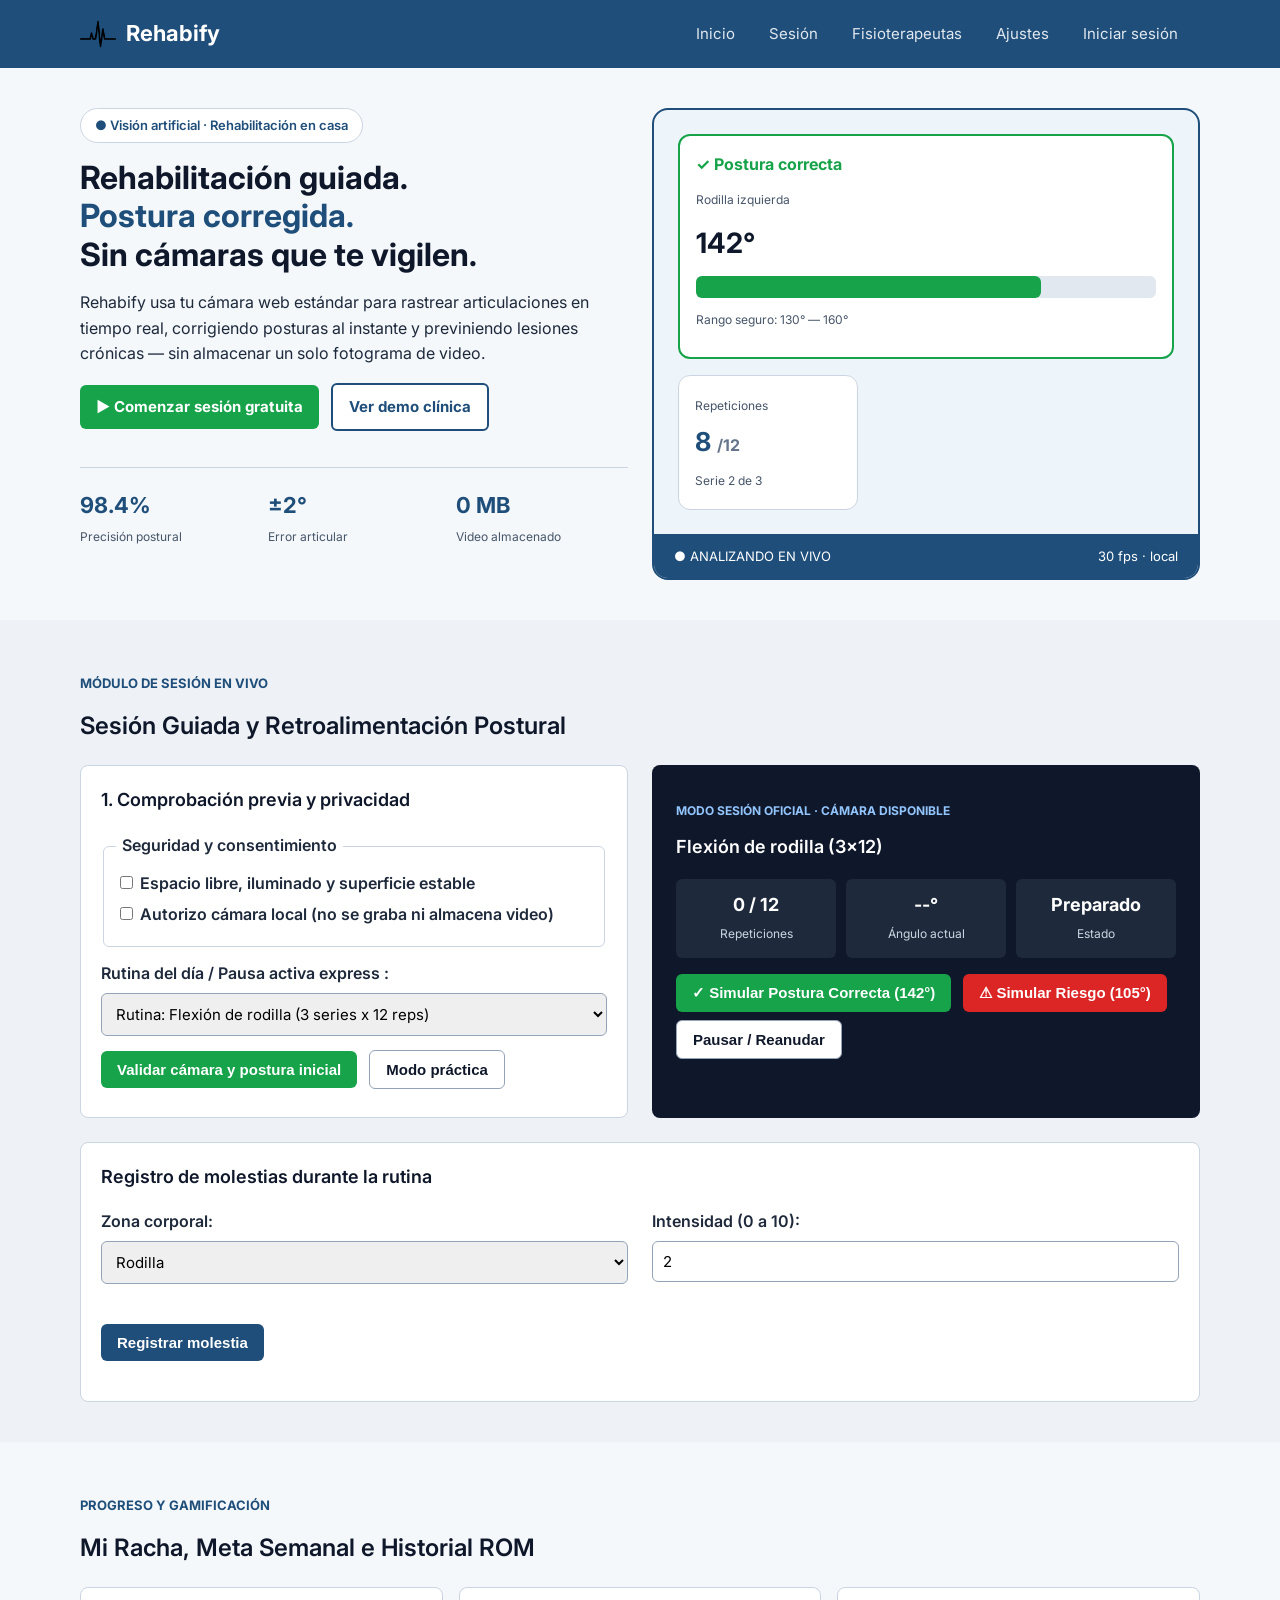
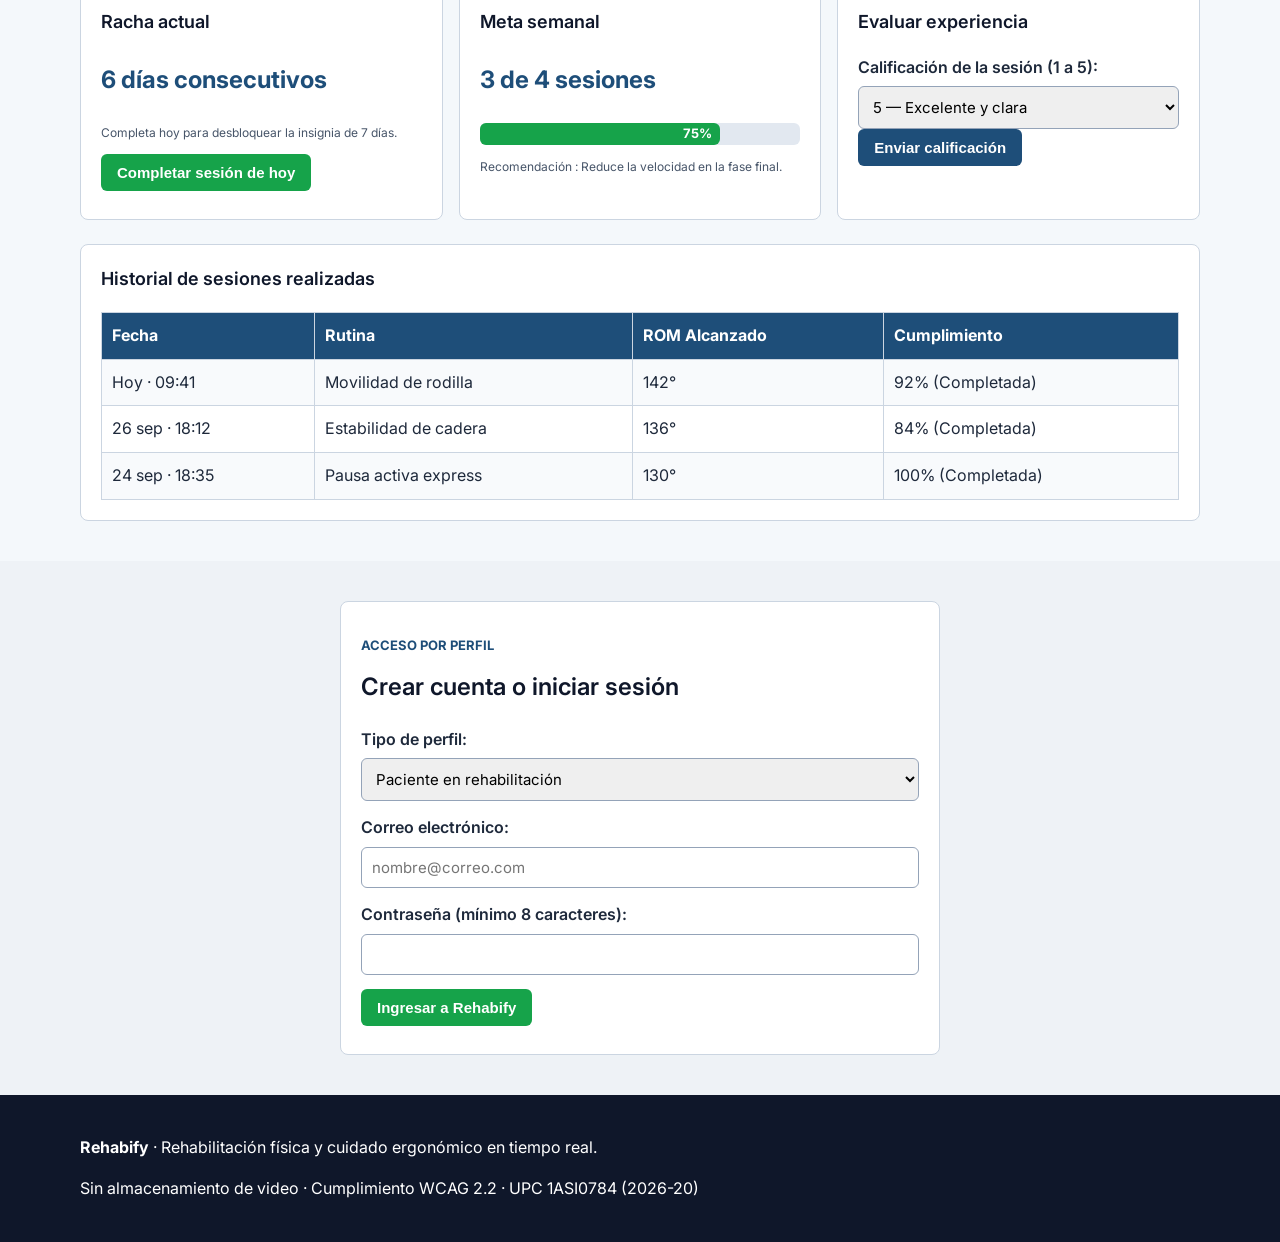
<file: pages/index.html>
<!DOCTYPE html>
<html lang="es">
<head>
  <meta charset="UTF-8">
  <meta name="viewport" content="width=device-width, initial-scale=1.0">
  <title>Rehabify | Rehabilitación y Ergonomía en Tiempo Real</title>
  <link rel="stylesheet" href="https://fonts.googleapis.com/css?family=Inter:400,600,700&display=swap">
  <link rel="stylesheet" href="../css/styles.css">
  <link rel="icon" href="../favicon.ico">
  <script src="../js/main.js" defer></script>
</head>
<body>

  <header class="cabecera">
    <div class="contenedor barra">
      <a class="marca" href="#inicio">
        <img src="../assets/images/logo.png" alt="" class="logo" width="36" height="36">
        Rehabify
      </a>

      <button type="button" id="btn-menu" class="boton-menu" aria-expanded="false" aria-label="Abrir menú">
        &#9776; Menú
      </button>

      <nav id="navegacion" aria-label="Navegación principal">
        <ul class="menu">
          <li><a href="#inicio">Inicio</a></li>
          <li><a href="#sesion">Sesión</a></li>
          <li><a href="./fisioterapeutas.html">Fisioterapeutas</a></li>
          <li><a href="./ajustes.html">Ajustes</a></li>
          <li><a href="#acceso">Iniciar sesión</a></li>
        </ul>
      </nav>
    </div>
  </header>

  <main id="main">

    <section id="inicio" class="seccion contenedor dos-columnas">
      <div>
        <span class="pildora">● Visión artificial · Rehabilitación en casa</span>

        <h1 class="titulo-hero">
          Rehabilitación guiada.<br>
          <span class="texto-azul">Postura corregida.</span><br>
          Sin cámaras que te vigilen.
        </h1>

        <p>
          Rehabify usa tu cámara web estándar para rastrear articulaciones en tiempo real, corrigiendo posturas al instante y previniendo lesiones crónicas — sin almacenar un solo fotograma de video.
        </p>

        <div class="grupo-botones">
          <a href="#sesion" class="boton boton-verde">▶ Comenzar sesión gratuita</a>
          <a href="./fisioterapeutas.html" class="boton boton-borde">Ver demo clínica</a>
        </div>

        <div class="metricas-hero">
          <div>
            <strong>98.4%</strong>
            <span class="caption">Precisión postural</span>
          </div>
          <div>
            <strong>±2°</strong>
            <span class="caption">Error articular</span>
          </div>
          <div>
            <strong>0 MB</strong>
            <span class="caption">Video almacenado</span>
          </div>
        </div>
      </div>

      <div class="marco-camara">
        <div class="marco-cuerpo">
          <div class="tarjeta-alerta-ok">
            <strong class="texto-verde">✓ Postura correcta</strong>
            <p class="caption">Rodilla izquierda</p>
            <p class="angulo-grande">142°</p>
            <div class="barra-fondo">
              <div class="barra-progreso" style="width: 75%;"></div>
            </div>
            <p class="caption">Rango seguro: 130° — 160°</p>
          </div>

          <div class="tarjeta-reps">
            <span class="caption">Repeticiones</span>
            <p class="reps-grande">8 <span>/12</span></p>
            <span class="caption">Serie 2 de 3</span>
          </div>
        </div>

        <div class="marco-pie">
          <span>● ANALIZANDO EN VIVO</span>
          <span>30 fps · local</span>
        </div>
      </div>
    </section>

    <section id="sesion" class="seccion fondo">
      <div class="contenedor">
        <p class="etiqueta">Módulo de Sesión en Vivo</p>
        <h2>Sesión Guiada y Retroalimentación Postural</h2>

        <div class="dos-columnas">

          <div class="tarjeta">
            <h3>1. Comprobación previa y privacidad</h3>
            <fieldset>
              <legend>Seguridad y consentimiento </legend>
              <label><input type="checkbox" id="chk-espacio"> Espacio libre, iluminado y superficie estable</label>
              <label><input type="checkbox" id="chk-privacidad"> Autorizo cámara local (no se graba ni almacena video)</label>
            </fieldset>

            <div class="grupo-input">
              <label for="select-rutina">Rutina del día / Pausa activa express :</label>
              <select id="select-rutina">
                <option value="Flexión de rodilla (3x12)">Rutina: Flexión de rodilla (3 series x 12 reps)</option>
                <option value="Extensión de cadera (3x10)">Rutina: Extensión de cadera (3 series x 10 reps)</option>
                <option value="Pausa activa: Cuello y hombros (5 min)">Pausa Express: Cuello y hombros (5 min)</option>
                <option value="Pausa activa: Espalda lumbar (5 min)">Pausa Express: Espalda lumbar (5 min)</option>
              </select>
            </div>

            <button type="button" id="btn-validar-inicio" class="boton boton-verde">Validar cámara y postura inicial</button>
            <button type="button" id="btn-modo-practica" class="boton boton-secundario">Modo práctica </button>
            <p id="estado-previo" class="caja-estado" role="status" style="display: none;"></p>
          </div>

          <div class="tarjeta-oscura">
            <p class="etiqueta-clara" id="badge-modo">MODO SESIÓN OFICIAL · CÁMARA DISPONIBLE</p>
            <h3 id="titulo-ejercicio" class="texto-blanco">Flexión de rodilla (3x12)</h3>

            <div class="tres-columnas-mini">
              <div class="mini-kpi">
                <strong id="kpi-reps">0 / 12</strong>
                <span>Repeticiones</span>
              </div>
              <div class="mini-kpi">
                <strong id="kpi-angulo">--°</strong>
                <span>Ángulo actual</span>
              </div>
              <div class="mini-kpi">
                <strong id="kpi-estado">Preparado</strong>
                <span>Estado</span>
              </div>
            </div>

            <div class="grupo-botones">
              <button type="button" id="btn-sim-ok" class="boton boton-verde">✓ Simular Postura Correcta (142°)</button>
              <button type="button" id="btn-sim-riesgo" class="boton boton-rojo">⚠ Simular Riesgo (105°)</button>
              <button type="button" id="btn-pausar" class="boton boton-secundario">Pausar / Reanudar</button>
            </div>

            <div id="alerta-vivo" class="caja-estado" role="status" style="display: none;"></div>
          </div>
        </div>

        <div class="tarjeta" style="margin-top: 24px;">
          <h3>Registro de molestias durante la rutina </h3>
          <form id="form-molestia" class="dos-columnas" novalidate>
            <div class="grupo-input">
              <label for="zona-molestia">Zona corporal:</label>
              <select id="zona-molestia">
                <option value="Rodilla">Rodilla</option>
                <option value="Hombro">Hombro</option>
                <option value="Espalda lumbar">Espalda lumbar</option>
                <option value="Cuello">Cuello</option>
              </select>
            </div>
            <div class="grupo-input">
              <label for="nivel-molestia">Intensidad (0 a 10):</label>
              <input type="number" id="nivel-molestia" min="0" max="10" value="2" required aria-describedby="err-molestia">
              <p id="err-molestia" class="mensaje-error"></p>
            </div>
            <div>
              <button type="submit" class="boton">Registrar molestia</button>
              <p id="status-molestia" role="status" class="caption"></p>
            </div>
          </form>
        </div>
      </div>
    </section>

    <section id="racha" class="seccion contenedor">
      <p class="etiqueta">Progreso y Gamificación</p>
      <h2>Mi Racha, Meta Semanal e Historial ROM</h2>

      <div class="tarjetas">
        <article class="tarjeta">
          <h3>Racha actual </h3>
          <p class="kpi-grande" id="texto-racha">6 días consecutivos</p>
          <p class="caption">Completa hoy para desbloquear la insignia de 7 días.</p>
          <button type="button" id="btn-sumar-racha" class="boton boton-verde">Completar sesión de hoy</button>
        </article>

        <article class="tarjeta">
          <h3>Meta semanal </h3>
          <p class="kpi-grande" id="texto-meta">3 de 4 sesiones</p>
          <div class="barra-fondo">
            <div id="barra-meta" class="barra-progreso" style="width: 75%;">75%</div>
          </div>
          <p class="caption">Recomendación : Reduce la velocidad en la fase final.</p>
        </article>

        <article class="tarjeta">
          <h3>Evaluar experiencia </h3>
          <form id="form-experiencia">
            <label for="calificacion-sesion">Calificación de la sesión (1 a 5):</label>
            <select id="calificacion-sesion">
              <option value="5">5 — Excelente y clara</option>
              <option value="4">4 — Muy buena</option>
              <option value="3">3 — Regular</option>
              <option value="2">2 — Difícil</option>
              <option value="1">1 — Muy difícil</option>
            </select>
            <button type="submit" class="boton">Enviar calificación</button>
            <p id="status-exp" role="status" class="caption"></p>
          </form>
        </article>
      </div>

      <div class="tarjeta" style="margin-top: 24px;">
        <h3>Historial de sesiones realizadas </h3>
        <table>
          <thead>
            <tr>
              <th>Fecha</th>
              <th>Rutina</th>
              <th>ROM Alcanzado</th>
              <th>Cumplimiento</th>
            </tr>
          </thead>
          <tbody id="tabla-historial">
            <tr>
              <td>Hoy · 09:41</td>
              <td>Movilidad de rodilla</td>
              <td>142°</td>
              <td>92% (Completada)</td>
            </tr>
            <tr>
              <td>26 sep · 18:12</td>
              <td>Estabilidad de cadera</td>
              <td>136°</td>
              <td>84% (Completada)</td>
            </tr>
            <tr>
              <td>24 sep · 18:35</td>
              <td>Pausa activa express</td>
              <td>130°</td>
              <td>100% (Completada)</td>
            </tr>
          </tbody>
        </table>
      </div>
    </section>

    <section id="acceso" class="seccion fondo">
      <div class="contenedor">
        <div class="tarjeta-form">
          <p class="etiqueta">Acceso por perfil </p>
          <h2>Crear cuenta o iniciar sesión</h2>
          <form id="form-acceso" novalidate>
            <div class="grupo-input">
              <label for="perfil-usuario">Tipo de perfil:</label>
              <select id="perfil-usuario">
                <option value="Paciente">Paciente en rehabilitación</option>
                <option value="Teletrabajador">Teletrabajador</option>
                <option value="Fisioterapeuta">Fisioterapeuta / SST</option>
              </select>
            </div>
            <div class="grupo-input">
              <label for="correo-usuario">Correo electrónico:</label>
              <input type="email" id="correo-usuario" placeholder="nombre@correo.com" required aria-describedby="err-correo">
              <p id="err-correo" class="mensaje-error"></p>
            </div>
            <div class="grupo-input">
              <label for="clave-usuario">Contraseña (mínimo 8 caracteres):</label>
              <input type="password" id="clave-usuario" minlength="8" required aria-describedby="err-clave">
              <p id="err-clave" class="mensaje-error"></p>
            </div>
            <button type="submit" class="boton boton-verde">Ingresar a Rehabify</button>
            <p id="status-acceso" role="status" class="caja-estado" style="display: none;"></p>
          </form>
        </div>
      </div>
    </section>

  </main>

  <footer class="pie">
    <div class="contenedor">
      <p><strong>Rehabify</strong> · Rehabilitación física y cuidado ergonómico en tiempo real.</p>
      <p>Sin almacenamiento de video · Cumplimiento WCAG 2.2 · UPC 1ASI0784 (2026-20)</p>
    </div>
  </footer>

</body>
</html>
</file>
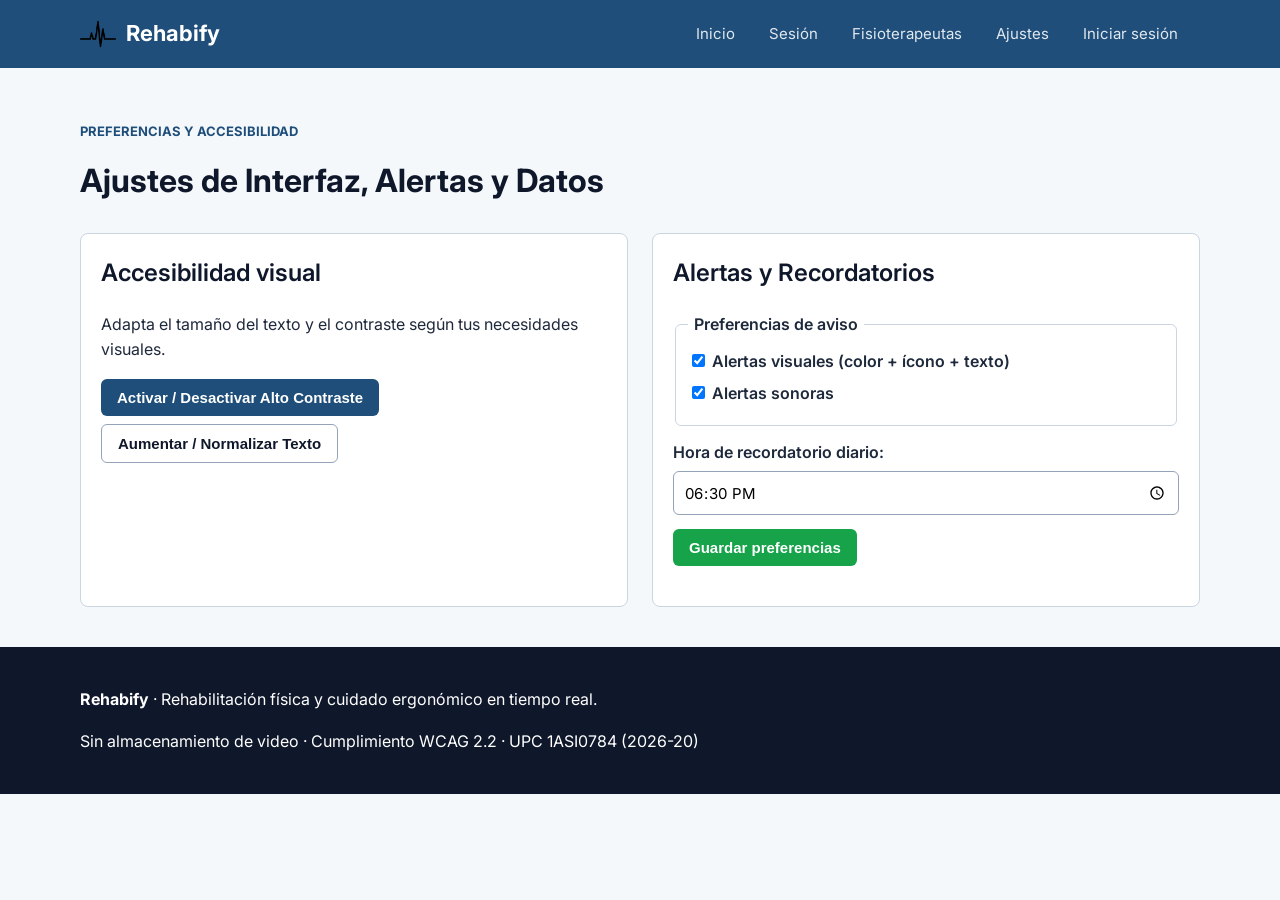
<file: pages/ajustes.html>
<!DOCTYPE html>
<html lang="es">
<head>
  <meta charset="UTF-8">
  <meta name="viewport" content="width=device-width, initial-scale=1.0">
  <title>Ajustes y Accesibilidad | Rehabify</title>
  <link rel="stylesheet" href="https://fonts.googleapis.com/css?family=Inter:400,600,700&display=swap">
  <link rel="stylesheet" href="../css/styles.css">
  <link rel="icon" href="../favicon.ico">
  <script src="../js/main.js" defer></script>
</head>
<body>

  <header class="cabecera">
    <div class="contenedor barra">
      <a class="marca" href="./index.html">
        <img src="../assets/images/logo.png" alt="" class="logo" width="36" height="36">
        Rehabify
      </a>

      <button type="button" id="btn-menu" class="boton-menu" aria-expanded="false" aria-label="Abrir menú">
        &#9776; Menú
      </button>

      <nav id="navegacion" aria-label="Navegación principal">
        <ul class="menu">
          <li><a href="./index.html">Inicio</a></li>
          <li><a href="#sesion">Sesión</a></li>
          <li><a href="./fisioterapeutas.html">Fisioterapeutas</a></li>
          <li><a href="./ajustes.html">Ajustes</a></li>
          <li><a href="./index.html#acceso">Iniciar sesión</a></li>

        </ul>
      </nav>
    </div>
  </header>

  <main id="main">

    <section id="ajustes" class="seccion contenedor">
      <p class="etiqueta">Preferencias y Accesibilidad</p>
      <h1>Ajustes de Interfaz, Alertas y Datos</h1>

      <div class="dos-columnas">
        <div class="tarjeta">
          <h2>Accesibilidad visual </h2>
          <p>Adapta el tamaño del texto y el contraste según tus necesidades visuales.</p>
          <div class="grupo-botones">
            <button type="button" id="btn-contraste" class="boton">Activar / Desactivar Alto Contraste</button>
            <button type="button" id="btn-texto-grande" class="boton boton-secundario">Aumentar / Normalizar Texto</button>
          </div>
          <p id="status-accesibilidad" role="status" class="caption"></p>
        </div>

        <div class="tarjeta">
          <h2>Alertas y Recordatorios </h2>
          <fieldset>
            <legend>Preferencias de aviso</legend>
            <label><input type="checkbox" id="chk-visual" checked> Alertas visuales (color + ícono + texto)</label>
            <label><input type="checkbox" id="chk-sonora" checked> Alertas sonoras</label>
          </fieldset>
          <div class="grupo-input">
            <label for="hora-recordatorio">Hora de recordatorio diario:</label>
            <input type="time" id="hora-recordatorio" value="18:30">
          </div>
          <button type="button" id="btn-guardar-ajustes" class="boton boton-verde">Guardar preferencias</button>
          <p id="status-ajustes" role="status" class="caption"></p>
        </div>
      </div>
    </section>

  </main>

  <footer class="pie">
    <div class="contenedor">
      <p><strong>Rehabify</strong> · Rehabilitación física y cuidado ergonómico en tiempo real.</p>
      <p>Sin almacenamiento de video · Cumplimiento WCAG 2.2 · UPC 1ASI0784 (2026-20)</p>
    </div>
  </footer>

</body>
</html>
</html>
</file>
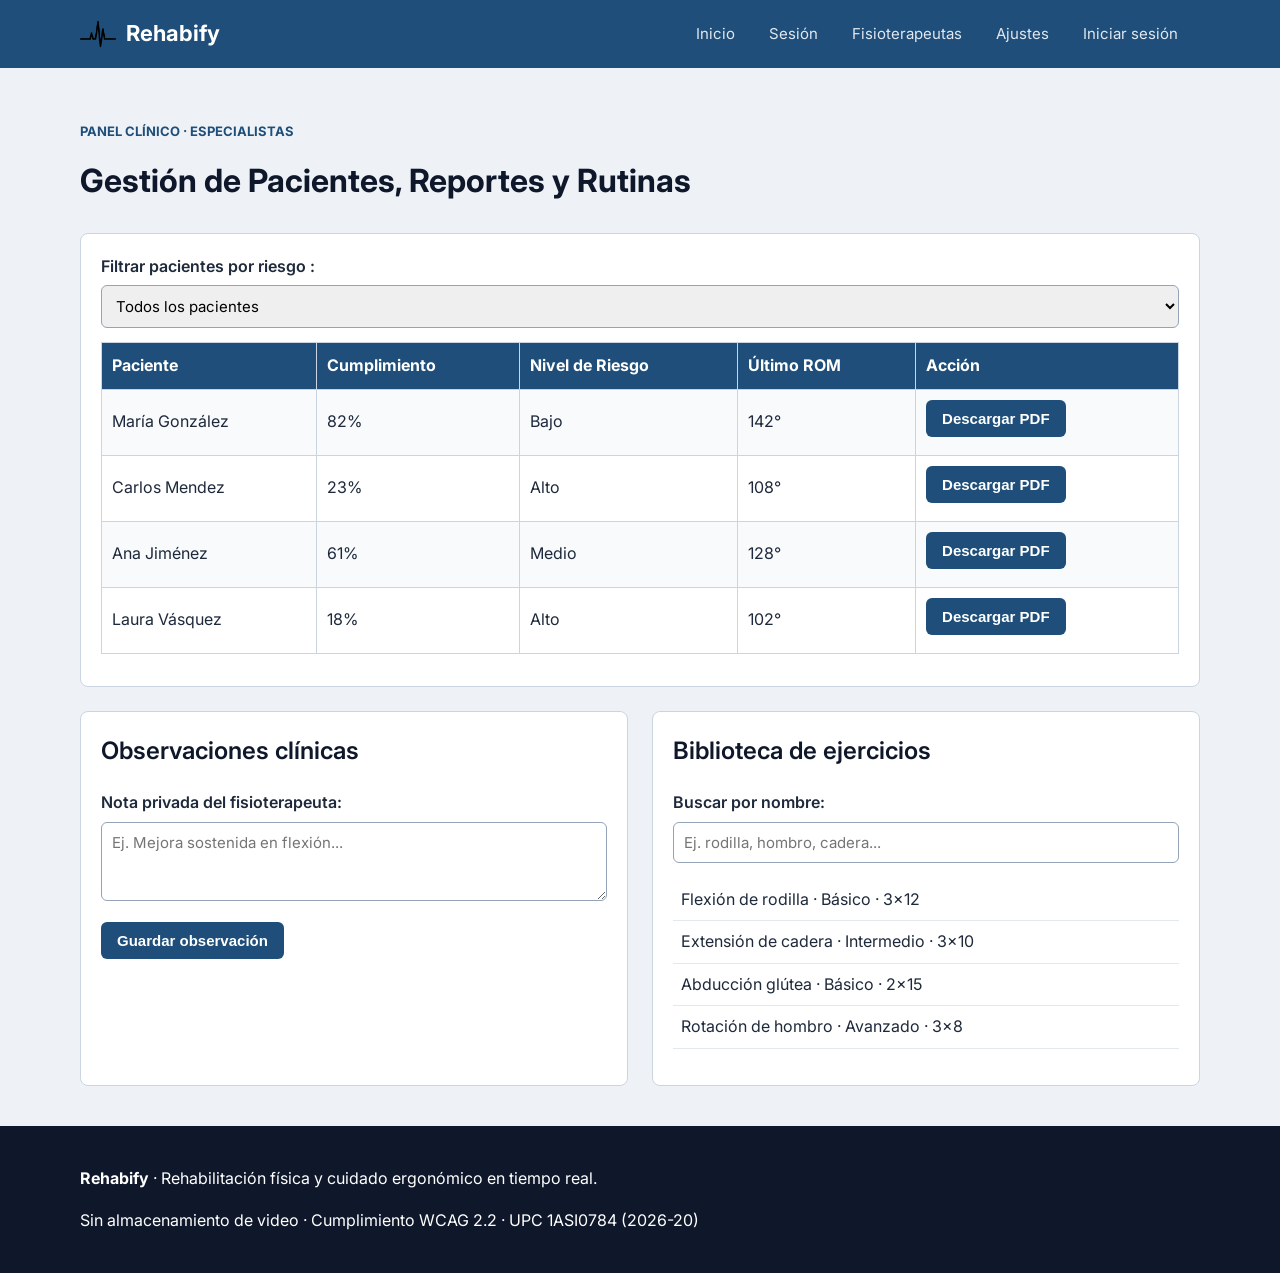
<file: pages/fisioterapeutas.html>
<!DOCTYPE html>
<html lang="es">
<head>
  <meta charset="UTF-8">
  <meta name="viewport" content="width=device-width, initial-scale=1.0">
  <title>Panel Clínico | Rehabify</title>
  <link rel="stylesheet" href="https://fonts.googleapis.com/css?family=Inter:400,600,700&display=swap">
  <link rel="stylesheet" href="../css/styles.css">
  <link rel="icon" href="../favicon.ico">
  <script src="../js/main.js" defer></script>
</head>
<body>

  <header class="cabecera">
    <div class="contenedor barra">
      <a class="marca" href="./index.html">
        <img src="../assets/images/logo.png" alt="" class="logo" width="36" height="36">
        Rehabify
      </a>

      <button type="button" id="btn-menu" class="boton-menu" aria-expanded="false" aria-label="Abrir menú">
        &#9776; Menú
      </button>

      <nav id="navegacion" aria-label="Navegación principal">
        <ul class="menu">
          <li><a href="./index.html">Inicio</a></li>
          <li><a href="#sesion">Sesión</a></li>
          <li><a href="./fisioterapeutas.html">Fisioterapeutas</a></li>
          <li><a href="./ajustes.html">Ajustes</a></li>
          <li><a href="./index.html#acceso">Iniciar sesión</a></li>
        </ul>
      </nav>
    </div>
  </header>

  <main id="main">

    <section id="fisioterapeutas" class="seccion fondo">
      <div class="contenedor">
        <p class="etiqueta">Panel Clínico · Especialistas</p>
        <h1>Gestión de Pacientes, Reportes y Rutinas</h1>

        <div class="tarjeta">
          <div class="barra-filtros">
            <label for="filtro-riesgo">Filtrar pacientes por riesgo :</label>
            <select id="filtro-riesgo">
              <option value="Todos">Todos los pacientes</option>
              <option value="Alto">Riesgo Alto</option>
              <option value="Medio">Riesgo Medio</option>
              <option value="Bajo">Riesgo Bajo</option>
            </select>
          </div>

          <table>
            <thead>
              <tr>
                <th>Paciente</th>
                <th>Cumplimiento</th>
                <th>Nivel de Riesgo</th>
                <th>Último ROM</th>
                <th>Acción </th>
              </tr>
            </thead>
            <tbody id="tabla-pacientes"></tbody>
          </table>
          <p id="status-pdf" role="status" class="caption"></p>
        </div>

        <div class="dos-columnas" style="margin-top: 24px;">

          <div class="tarjeta">
            <h2>Observaciones clínicas </h2>
            <form id="form-observacion" novalidate>
              <div class="grupo-input">
                <label for="texto-obs">Nota privada del fisioterapeuta:</label>
                <textarea id="texto-obs" rows="3" required aria-describedby="err-obs" placeholder="Ej. Mejora sostenida en flexión..."></textarea>
                <p id="err-obs" class="mensaje-error"></p>
              </div>
              <button type="submit" class="boton">Guardar observación</button>
              <p id="status-obs" role="status" class="caption"></p>
            </form>
          </div>

          <div class="tarjeta">
            <h2>Biblioteca de ejercicios </h2>
            <div class="grupo-input">
              <label for="buscar-ejercicio">Buscar por nombre:</label>
              <input type="text" id="buscar-ejercicio" placeholder="Ej. rodilla, hombro, cadera...">
            </div>
            <ul id="lista-biblioteca" class="lista-simple"></ul>
          </div>
        </div>
      </div>
    </section>

  </main>

  <footer class="pie">
    <div class="contenedor">
      <p><strong>Rehabify</strong> · Rehabilitación física y cuidado ergonómico en tiempo real.</p>
      <p>Sin almacenamiento de video · Cumplimiento WCAG 2.2 · UPC 1ASI0784 (2026-20)</p>
    </div>
  </footer>

</body>
</html>
</file>
<file: css/styles.css>
* {
  box-sizing: border-box;
}

body {
  margin: 0;
  font-family: "Inter", Arial, Helvetica, sans-serif;
  font-size: 16px;
  font-weight: 400;
  color: #1e293b;
  background-color: #f4f8fb;
  line-height: 1.6;
}

h1, h2, h3 {
  color: #0f172a;
  margin-top: 0;
}

h1 {
  font-size: 32px;
  font-weight: 700;
}

h2 {
  font-size: 24px;
  font-weight: 600;
}

h3 {
  font-size: 18px;
  font-weight: 600;
}

.texto-blanco {
  color: #ffffff;
}

.texto-azul {
  color: #1e4e79;
}

.texto-verde {
  color: #16a34a;
}

.caption {
  font-size: 12px;
  color: #475569;
}

.caption-clara {
  font-size: 12px;
  color: #cbd5e1;
}

img {
  max-width: 100%;
  height: auto;
}


a:focus-visible,
button:focus-visible,
input:focus-visible,
select:focus-visible,
textarea:focus-visible {
  outline: 3px solid #16a34a;
  outline-offset: 4px;
}


body.alto-contraste {
  background-color: #000000;
  color: #ffffff;
}

body.alto-contraste .tarjeta,
body.alto-contraste .tarjeta-form,
body.alto-contraste .cabecera,
body.alto-contraste .fondo,
body.alto-contraste .marco-camara,
body.alto-contraste .tarjeta-alerta-ok,
body.alto-contraste .tarjeta-reps,
body.alto-contraste table {
  background-color: #111111;
  color: #ffffff;
  border-color: #ffff00;
}

body.alto-contraste h1,
body.alto-contraste h2,
body.alto-contraste h3,
body.alto-contraste a,
body.alto-contraste .texto-azul,
body.alto-contraste .kpi-grande {
  color: #ffff00;
}

body.texto-grande {
  font-size: 20px;
}


.contenedor {
  width: 92%;
  max-width: 1120px;
  margin: 0 auto;
}

.seccion {
  padding: 40px 0;
}

.fondo {
  background-color: #eef2f6;
}

.etiqueta {
  font-weight: 700;
  color: #1e4e79;
  font-size: 13px;
  text-transform: uppercase;
}

.etiqueta-clara {
  font-weight: 700;
  color: #93c5fd;
  font-size: 12px;
  text-transform: uppercase;
}

.cabecera {
  background-color: #1e4e79;
  border-bottom: none;
}

.barra {
  display: flex;
  flex-wrap: wrap;
  align-items: center;
  justify-content: space-between;
  padding: 14px 0;
}

.marca {
  display: flex;
  align-items: center;
  text-decoration: none;
  font-size: 22px;
  font-weight: 700;
  color: #ffffff;
  margin-right: 20px;
}

.logo {
  width: 36px;
  height: 36px;
  margin-right: 10px;
}

.menu {
  display: flex;
  flex-wrap: wrap;
  align-items: center;
  list-style: none;
  margin: 0;
  padding: 0;
}

.menu li {
  margin-right: 10px;
}

.menu a {
  padding: 8px 12px;
  color: #e2e8f0;
  text-decoration: none;
  display: inline-block;
  font-size: 15px;
}

.menu a:hover {
  background-color: rgba(255, 255, 255, 0.12);
  color: #ffffff;
  border-radius: 6px;
}

.menu a.boton-blanco {
  background-color: #ffffff;
  color: #1e4e79;
  font-weight: 700;
  border-radius: 10px;
  padding: 8px 18px;
}

.menu a.boton-blanco:hover {
  background-color: #e2e8f0;
  color: #0f172a;
}


.pildora {
  display: inline-block;
  padding: 6px 14px;
  background-color: #ffffff;
  border: 1px solid #cbd5e1;
  border-radius: 20px;
  font-size: 13px;
  color: #1e4e79;
  font-weight: 600;
  margin-bottom: 16px;
}

.titulo-hero {
  font-size: 32px;
  font-weight: 700;
  line-height: 1.2;
  margin-bottom: 16px;
}

.metricas-hero {
  display: grid;
  grid-template-columns: 1fr 1fr 1fr;
  gap: 16px;
  margin-top: 28px;
  padding-top: 20px;
  border-top: 1px solid #cbd5e1;
}

.metricas-hero strong {
  display: block;
  font-size: 22px;
  color: #1e4e79;
}

.marco-camara {
  background-color: #edf4fa;
  border: 2px solid #1e4e79;
  border-radius: 16px;
  overflow: hidden;
}

.marco-cuerpo {
  padding: 24px;
  display: grid;
  gap: 16px;
}

.tarjeta-alerta-ok {
  background-color: #ffffff;
  border: 2px solid #16a34a;
  border-radius: 12px;
  padding: 16px;
}

.angulo-grande {
  font-size: 28px;
  font-weight: 700;
  color: #0f172a;
  margin: 4px 0 8px 0;
}

.tarjeta-reps {
  background-color: #ffffff;
  border: 1px solid #cbd5e1;
  border-radius: 12px;
  padding: 16px;
  max-width: 180px;
}

.reps-grande {
  font-size: 26px;
  font-weight: 700;
  color: #1e4e79;
  margin: 4px 0;
}

.reps-grande span {
  font-size: 16px;
  color: #64748b;
}

.marco-pie {
  background-color: #1e4e79;
  color: #ffffff;
  padding: 12px 20px;
  font-size: 13px;
  display: flex;
  justify-content: space-between;
}


.dos-columnas {
  display: grid;
  gap: 24px;
}

.tarjetas {
  display: grid;
  gap: 16px;
}

.tres-columnas-mini {
  display: grid;
  grid-template-columns: 1fr 1fr 1fr;
  gap: 10px;
  margin: 16px 0;
}

@media (min-width: 768px) {
  .dos-columnas {
    grid-template-columns: 1fr 1fr;
  }

  .tarjetas {
    grid-template-columns: 1fr 1fr 1fr;
  }
}

.tarjeta, .tarjeta-form {
  background-color: #ffffff;
  border: 1px solid #cbd5e1;
  border-radius: 8px;
  padding: 20px;
}

.tarjeta-form {
  max-width: 600px;
  margin: 0 auto;
}

.tarjeta-oscura {
  background-color: #0f172a;
  color: #ffffff;
  border-radius: 8px;
  padding: 24px;
}

.mini-kpi {
  background-color: #1e293b;
  padding: 12px;
  border-radius: 6px;
  text-align: center;
}

.mini-kpi strong {
  display: block;
  font-size: 18px;
}

.mini-kpi span {
  font-size: 12px;
  color: #cbd5e1;
}

.kpi-grande {
  font-size: 24px;
  font-weight: 700;
  color: #1e4e79;
}


.grupo-botones {
  margin-top: 16px;
}

.boton {
  display: inline-block;
  padding: 10px 16px;
  background-color: #1e4e79;
  color: #ffffff;
  border: none;
  border-radius: 6px;
  font-size: 15px;
  font-weight: 700;
  text-decoration: none;
  cursor: pointer;
  margin-right: 8px;
  margin-bottom: 8px;
}

.boton:hover {
  background-color: #0f172a;
}

.boton-verde {
  background-color: #16a34a;
}

.boton-verde:hover {
  background-color: #15803d;
}

.boton-rojo {
  background-color: #dc2626;
}

.boton-rojo:hover {
  background-color: #b91c1c;
}

.boton-secundario {
  background-color: #ffffff;
  color: #0f172a;
  border: 1px solid #94a3b8;
}

.boton-secundario:hover {
  background-color: #eef2f6;
}

.boton-borde {
  background-color: #ffffff;
  color: #1e4e79;
  border: 2px solid #1e4e79;
}

.boton-borde:hover {
  background-color: #eef2f6;
  color: #0f172a;
}


.grupo-input {
  margin-bottom: 14px;
}

label {
  display: block;
  font-weight: 600;
  margin-bottom: 6px;
}

input[type="text"],
input[type="email"],
input[type="password"],
input[type="number"],
input[type="time"],
select,
textarea {
  width: 100%;
  max-width: 100%;
  padding: 10px;
  border: 1px solid #94a3b8;
  border-radius: 6px;
  font-size: 15px;
  font-family: inherit;
}

fieldset {
  border: 1px solid #cbd5e1;
  border-radius: 6px;
  padding: 12px;
  margin-bottom: 14px;
}

legend {
  font-weight: 600;
  padding: 0 6px;
}

.mensaje-error {
  color: #dc2626;
  font-size: 13px;
  font-weight: 700;
  margin: 4px 0 0 0;
}

.caja-estado {
  margin-top: 14px;
  padding: 12px;
  border-radius: 6px;
  background-color: #dcfce7;
  color: #14532d;
  border-left: 5px solid #16a34a;
}

.caja-riesgo {
  background-color: #fee2e2;
  color: #7f1d1d;
  border-left-color: #dc2626;
}

table {
  width: 100%;
  border-collapse: collapse;
  margin-top: 14px;
  background-color: #ffffff;
}

th, td {
  border: 1px solid #cbd5e1;
  padding: 10px;
  text-align: left;
}

th {
  background-color: #1e4e79;
  color: #ffffff;
}

tbody tr:nth-child(odd) {
  background-color: #f8fafc;
}

.barra-fondo {
  width: 100%;
  background-color: #e2e8f0;
  border-radius: 6px;
  margin: 10px 0;
}

.barra-progreso {
  height: 22px;
  background-color: #16a34a;
  color: #ffffff;
  text-align: right;
  padding-right: 8px;
  border-radius: 6px;
  font-size: 13px;
  font-weight: 700;
}

.lista-simple {
  list-style: none;
  padding: 0;
}

.lista-simple li {
  padding: 8px;
  border-bottom: 1px solid #e2e8f0;
}

.pie {
  background-color: #0f172a;
  color: #ffffff;
  padding: 24px 0;
}


.boton-menu {
  display: none;
}

@media screen and (max-width: 600px) {
  body {
    overflow-x: hidden;
  }

  table {
    display: block;
    overflow-x: auto;
  }

  th, td {
    padding: 8px;
    font-size: 13px;
  }

  .tres-columnas-mini {
    grid-template-columns: 1fr;
  }

  .boton-menu {
    display: inline-block;
    padding: 8px 14px;
    background-color: #ffffff;
    color: #1e4e79;
    border: none;
    border-radius: 6px;
    font-size: 16px;
    font-weight: 700;
    cursor: pointer;
  }

  #navegacion {
    display: none;
    width: 100%;
    margin-top: 12px;
    border-top: 1px solid rgba(255, 255, 255, 0.25);
    padding-top: 10px;
  }

  #navegacion.abierto {
    display: block;
  }

  .menu {
    flex-direction: column;
    align-items: flex-start;
    width: 100%;
  }

  .menu li {
    margin-right: 0;
    margin-bottom: 8px;
    width: 100%;
  }

  .menu a {
    display: block;
    width: 100%;
  }
}
</file>
